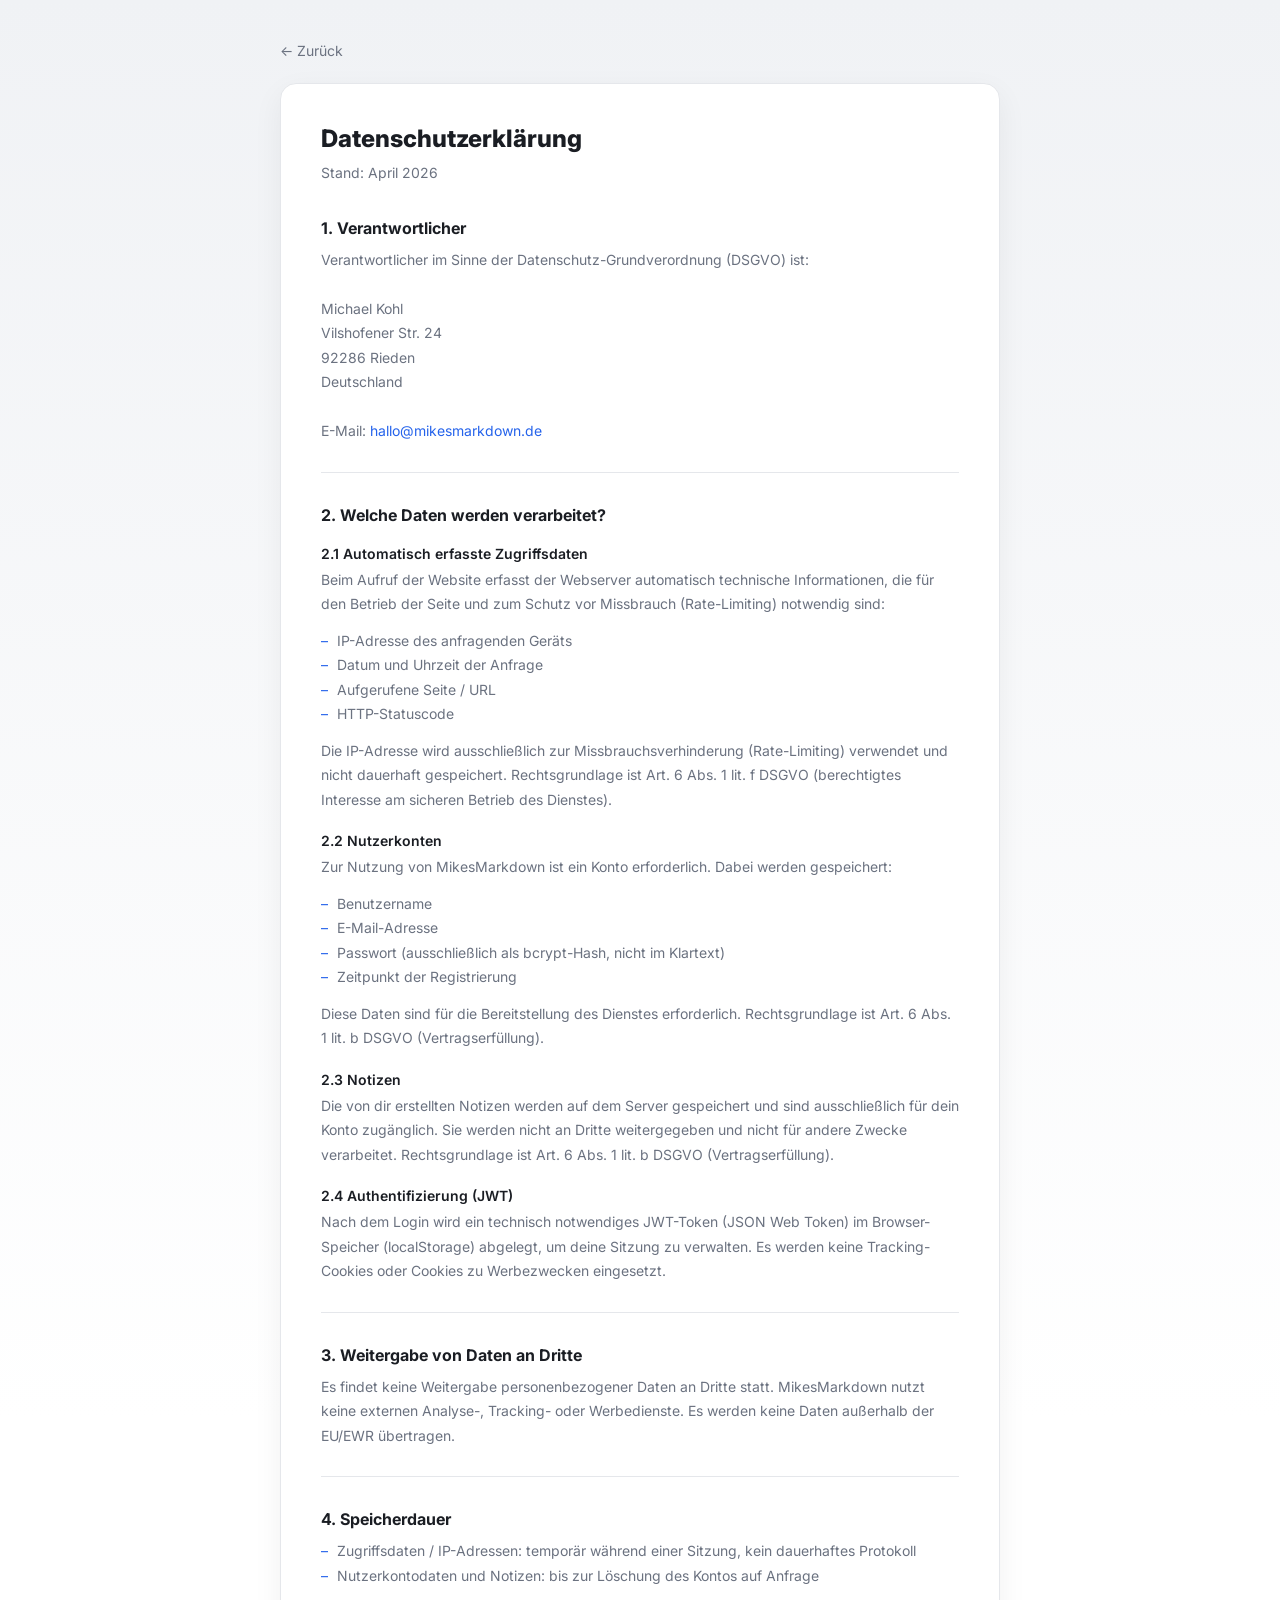
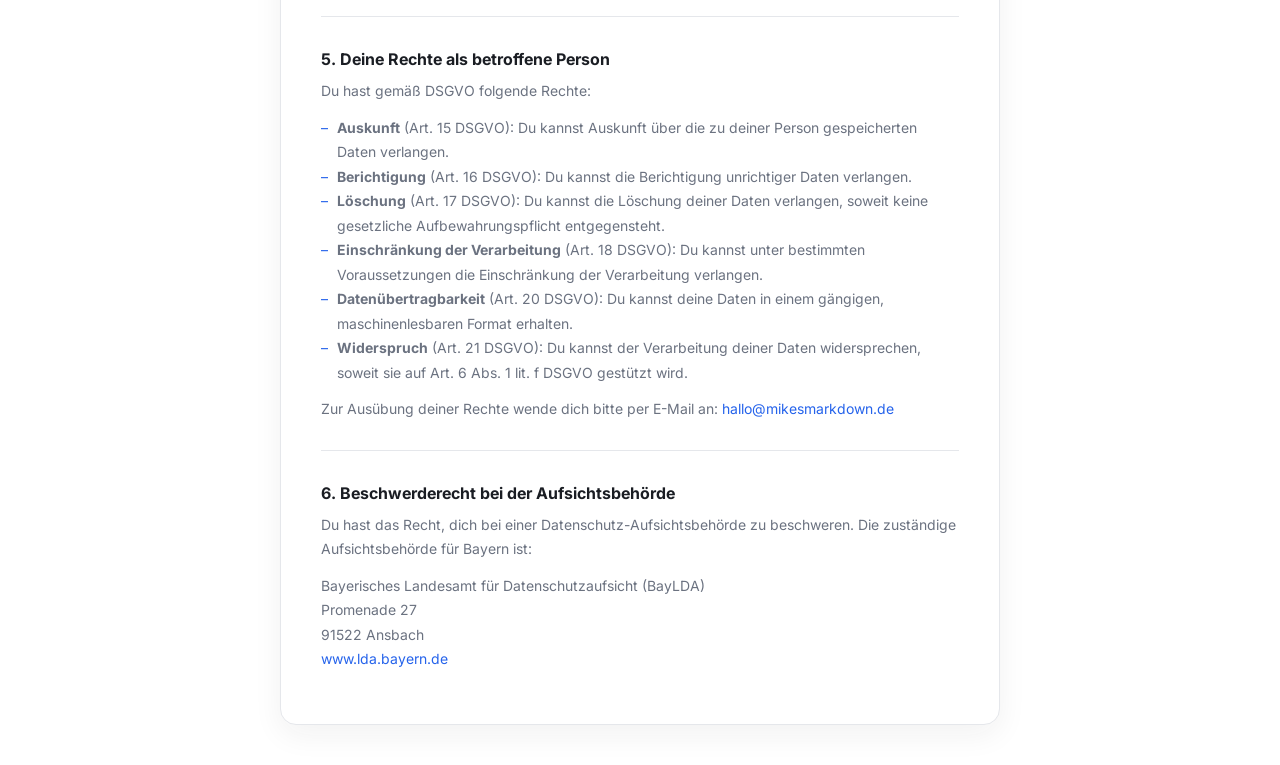
<file: datenschutz.html>
<!DOCTYPE html>
<html lang="de">
<head>
    <meta charset="UTF-8">
    <meta name="viewport" content="width=device-width, initial-scale=1.0">
    <title>Datenschutzerklärung – MikesMarkdown</title>
    <link rel="preconnect" href="https://fonts.googleapis.com">
    <link rel="preconnect" href="https://fonts.gstatic.com" crossorigin>
    <link href="https://fonts.googleapis.com/css2?family=Inter:wght@400;500;600;700&display=swap" rel="stylesheet">
    <style>
        *, *::before, *::after { box-sizing: border-box; margin: 0; padding: 0; }
        body {
            font-family: 'Inter', ui-sans-serif, system-ui, sans-serif;
            color: #1a1d23;
            background: linear-gradient(180deg, #f0f2f5 0%, #ffffff 60%);
            min-height: 100vh;
            display: flex;
            align-items: flex-start;
            justify-content: center;
            padding: 40px 20px;
        }
        .container { max-width: 720px; width: 100%; }
        .back-link {
            display: inline-flex;
            align-items: center;
            gap: 6px;
            color: #6b7280;
            text-decoration: none;
            font-size: 14px;
            margin-bottom: 24px;
            transition: color 0.2s;
        }
        .back-link:hover { color: #1a1d23; }
        .card {
            background: #ffffff;
            border: 1px solid #e5e7eb;
            border-radius: 16px;
            box-shadow: 0 10px 30px rgba(26,29,35,.06);
            padding: 40px;
        }
        h1 { font-size: 24px; font-weight: 800; color: #1a1d23; margin-bottom: 8px; }
        .subtitle { color: #6b7280; font-size: 14px; margin-bottom: 32px; }
        h2 { font-size: 16px; font-weight: 700; color: #1a1d23; margin-top: 32px; margin-bottom: 10px; }
        h3 { font-size: 14px; font-weight: 600; color: #1a1d23; margin-top: 20px; margin-bottom: 6px; }
        p { color: #6b7280; font-size: 14px; line-height: 1.75; margin-bottom: 12px; }
        ul { list-style: none; padding: 0; margin-bottom: 12px; }
        ul li {
            color: #6b7280;
            font-size: 14px;
            line-height: 1.75;
            padding-left: 16px;
            position: relative;
        }
        ul li::before { content: "–"; position: absolute; left: 0; color: #2563eb; }
        a { color: #2563eb; text-decoration: none; }
        a:hover { color: #1d4ed8; }
        .divider { border: none; border-top: 1px solid #e5e7eb; margin: 28px 0; }
        @media (max-width: 480px) {
            .card { padding: 24px; }
            h1 { font-size: 20px; }
        }
    </style>
</head>
<body>
    <div class="container">
        <a href="javascript:history.back()" class="back-link">← Zurück</a>

        <div class="card">
            <h1>Datenschutzerklärung</h1>
            <p class="subtitle">Stand: April 2026</p>

            <h2>1. Verantwortlicher</h2>
            <p>
                Verantwortlicher im Sinne der Datenschutz-Grundverordnung (DSGVO) ist:<br><br>
                Michael Kohl<br>
                Vilshofener Str. 24<br>
                92286 Rieden<br>
                Deutschland<br><br>
                E-Mail: <a href="mailto:hallo@mikesmarkdown.de">hallo@mikesmarkdown.de</a>
            </p>

            <hr class="divider">

            <h2>2. Welche Daten werden verarbeitet?</h2>

            <h3>2.1 Automatisch erfasste Zugriffsdaten</h3>
            <p>
                Beim Aufruf der Website erfasst der Webserver automatisch technische Informationen,
                die für den Betrieb der Seite und zum Schutz vor Missbrauch (Rate-Limiting) notwendig
                sind:
            </p>
            <ul>
                <li>IP-Adresse des anfragenden Geräts</li>
                <li>Datum und Uhrzeit der Anfrage</li>
                <li>Aufgerufene Seite / URL</li>
                <li>HTTP-Statuscode</li>
            </ul>
            <p>
                Die IP-Adresse wird ausschließlich zur Missbrauchsverhinderung (Rate-Limiting)
                verwendet und nicht dauerhaft gespeichert. Rechtsgrundlage ist Art. 6 Abs. 1 lit. f
                DSGVO (berechtigtes Interesse am sicheren Betrieb des Dienstes).
            </p>

            <h3>2.2 Nutzerkonten</h3>
            <p>
                Zur Nutzung von MikesMarkdown ist ein Konto erforderlich. Dabei werden gespeichert:
            </p>
            <ul>
                <li>Benutzername</li>
                <li>E-Mail-Adresse</li>
                <li>Passwort (ausschließlich als bcrypt-Hash, nicht im Klartext)</li>
                <li>Zeitpunkt der Registrierung</li>
            </ul>
            <p>
                Diese Daten sind für die Bereitstellung des Dienstes erforderlich. Rechtsgrundlage
                ist Art. 6 Abs. 1 lit. b DSGVO (Vertragserfüllung).
            </p>

            <h3>2.3 Notizen</h3>
            <p>
                Die von dir erstellten Notizen werden auf dem Server gespeichert und sind
                ausschließlich für dein Konto zugänglich. Sie werden nicht an Dritte weitergegeben
                und nicht für andere Zwecke verarbeitet. Rechtsgrundlage ist Art. 6 Abs. 1 lit. b
                DSGVO (Vertragserfüllung).
            </p>

            <h3>2.4 Authentifizierung (JWT)</h3>
            <p>
                Nach dem Login wird ein technisch notwendiges JWT-Token (JSON Web Token) im
                Browser-Speicher (localStorage) abgelegt, um deine Sitzung zu verwalten. Es werden
                keine Tracking-Cookies oder Cookies zu Werbezwecken eingesetzt.
            </p>

            <hr class="divider">

            <h2>3. Weitergabe von Daten an Dritte</h2>
            <p>
                Es findet keine Weitergabe personenbezogener Daten an Dritte statt. MikesMarkdown
                nutzt keine externen Analyse-, Tracking- oder Werbedienste. Es werden keine Daten
                außerhalb der EU/EWR übertragen.
            </p>

            <hr class="divider">

            <h2>4. Speicherdauer</h2>
            <ul>
                <li>Zugriffsdaten / IP-Adressen: temporär während einer Sitzung, kein dauerhaftes Protokoll</li>
                <li>Nutzerkontodaten und Notizen: bis zur Löschung des Kontos auf Anfrage</li>
            </ul>

            <hr class="divider">

            <h2>5. Deine Rechte als betroffene Person</h2>
            <p>Du hast gemäß DSGVO folgende Rechte:</p>
            <ul>
                <li><strong>Auskunft</strong> (Art. 15 DSGVO): Du kannst Auskunft über die zu deiner Person gespeicherten Daten verlangen.</li>
                <li><strong>Berichtigung</strong> (Art. 16 DSGVO): Du kannst die Berichtigung unrichtiger Daten verlangen.</li>
                <li><strong>Löschung</strong> (Art. 17 DSGVO): Du kannst die Löschung deiner Daten verlangen, soweit keine gesetzliche Aufbewahrungspflicht entgegensteht.</li>
                <li><strong>Einschränkung der Verarbeitung</strong> (Art. 18 DSGVO): Du kannst unter bestimmten Voraussetzungen die Einschränkung der Verarbeitung verlangen.</li>
                <li><strong>Datenübertragbarkeit</strong> (Art. 20 DSGVO): Du kannst deine Daten in einem gängigen, maschinenlesbaren Format erhalten.</li>
                <li><strong>Widerspruch</strong> (Art. 21 DSGVO): Du kannst der Verarbeitung deiner Daten widersprechen, soweit sie auf Art. 6 Abs. 1 lit. f DSGVO gestützt wird.</li>
            </ul>
            <p>
                Zur Ausübung deiner Rechte wende dich bitte per E-Mail an:
                <a href="mailto:hallo@mikesmarkdown.de">hallo@mikesmarkdown.de</a>
            </p>

            <hr class="divider">

            <h2>6. Beschwerderecht bei der Aufsichtsbehörde</h2>
            <p>
                Du hast das Recht, dich bei einer Datenschutz-Aufsichtsbehörde zu beschweren.
                Die zuständige Aufsichtsbehörde für Bayern ist:
            </p>
            <p>
                Bayerisches Landesamt für Datenschutzaufsicht (BayLDA)<br>
                Promenade 27<br>
                91522 Ansbach<br>
                <a href="https://www.lda.bayern.de" target="_blank" rel="noopener noreferrer">www.lda.bayern.de</a>
            </p>
        </div>
    </div>
</body>
</html>
</file>
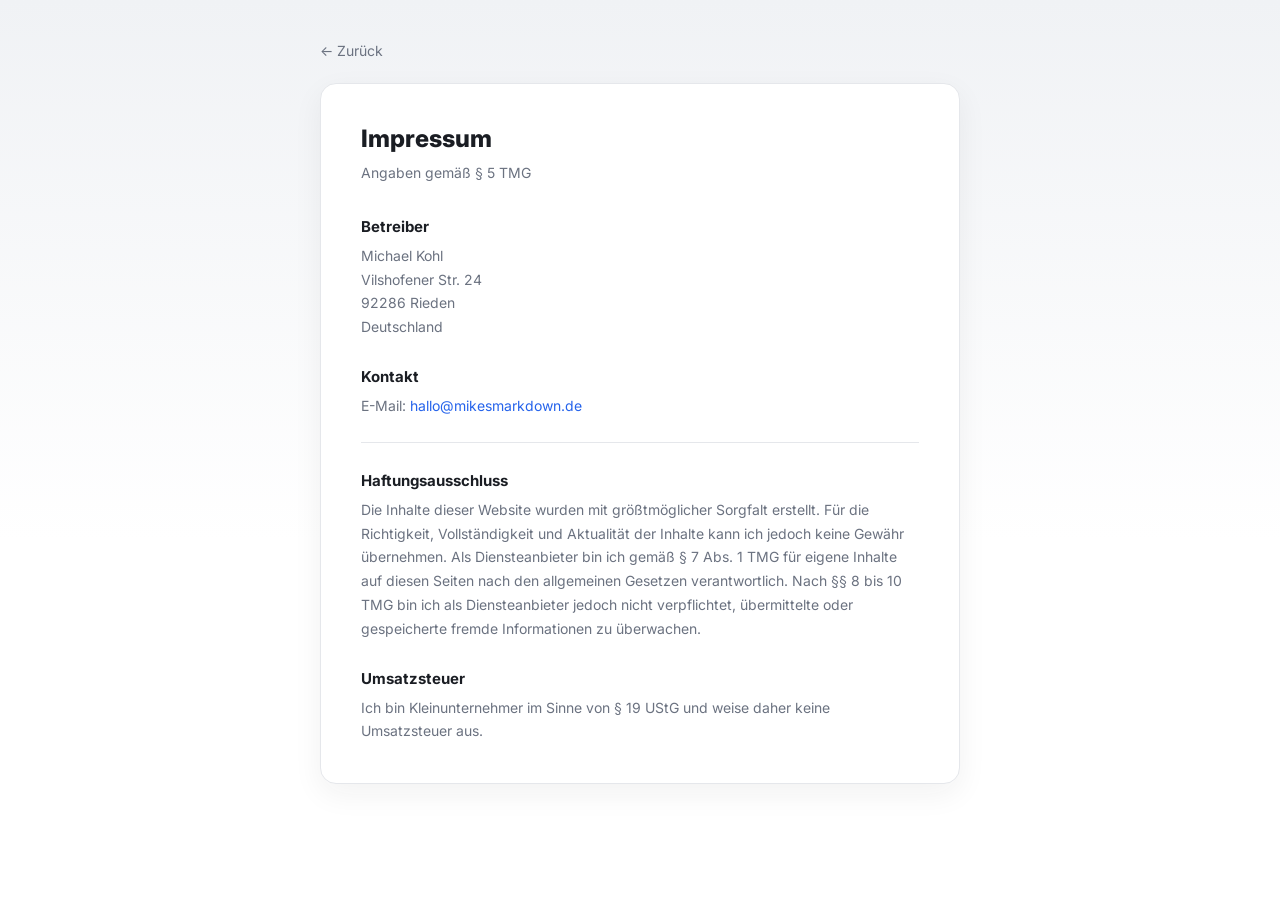
<file: impressum.html>
<!DOCTYPE html>
<html lang="de">
<head>
    <meta charset="UTF-8">
    <meta name="viewport" content="width=device-width, initial-scale=1.0">
    <title>Impressum – MikesMarkdown</title>
    <link rel="preconnect" href="https://fonts.googleapis.com">
    <link rel="preconnect" href="https://fonts.gstatic.com" crossorigin>
    <link href="https://fonts.googleapis.com/css2?family=Inter:wght@400;500;600;700&display=swap" rel="stylesheet">
    <style>
        *, *::before, *::after { box-sizing: border-box; margin: 0; padding: 0; }
        body {
            font-family: 'Inter', ui-sans-serif, system-ui, sans-serif;
            color: #1a1d23;
            background: linear-gradient(180deg, #f0f2f5 0%, #ffffff 60%);
            min-height: 100vh;
            display: flex;
            align-items: flex-start;
            justify-content: center;
            padding: 40px 20px;
        }
        .container { max-width: 640px; width: 100%; }
        .back-link {
            display: inline-flex;
            align-items: center;
            gap: 6px;
            color: #6b7280;
            text-decoration: none;
            font-size: 14px;
            margin-bottom: 24px;
            transition: color 0.2s;
        }
        .back-link:hover { color: #1a1d23; }
        .card {
            background: #ffffff;
            border: 1px solid #e5e7eb;
            border-radius: 16px;
            box-shadow: 0 10px 30px rgba(26,29,35,.06);
            padding: 40px;
        }
        h1 { font-size: 24px; font-weight: 800; color: #1a1d23; margin-bottom: 8px; }
        .subtitle { color: #6b7280; font-size: 14px; margin-bottom: 32px; }
        h2 { font-size: 15px; font-weight: 700; color: #1a1d23; margin-top: 28px; margin-bottom: 8px; }
        p { color: #6b7280; font-size: 14px; line-height: 1.7; }
        a { color: #2563eb; text-decoration: none; }
        a:hover { color: #1d4ed8; }
        .divider { border: none; border-top: 1px solid #e5e7eb; margin: 24px 0; }
        @media (max-width: 480px) {
            .card { padding: 24px; }
            h1 { font-size: 20px; }
        }
    </style>
</head>
<body>
    <div class="container">
        <a href="javascript:history.back()" class="back-link">← Zurück</a>

        <div class="card">
            <h1>Impressum</h1>
            <p class="subtitle">Angaben gemäß § 5 TMG</p>

            <h2>Betreiber</h2>
            <p>
                Michael Kohl<br>
                Vilshofener Str. 24<br>
                92286 Rieden<br>
                Deutschland
            </p>

            <h2>Kontakt</h2>
            <p>E-Mail: <a href="mailto:hallo@mikesmarkdown.de">hallo@mikesmarkdown.de</a></p>

            <hr class="divider">

            <h2>Haftungsausschluss</h2>
            <p>
                Die Inhalte dieser Website wurden mit größtmöglicher Sorgfalt erstellt. Für die
                Richtigkeit, Vollständigkeit und Aktualität der Inhalte kann ich jedoch keine Gewähr
                übernehmen. Als Diensteanbieter bin ich gemäß § 7 Abs. 1 TMG für eigene Inhalte auf
                diesen Seiten nach den allgemeinen Gesetzen verantwortlich. Nach §§ 8 bis 10 TMG bin
                ich als Diensteanbieter jedoch nicht verpflichtet, übermittelte oder gespeicherte
                fremde Informationen zu überwachen.
            </p>

            <h2>Umsatzsteuer</h2>
            <p>
                Ich bin Kleinunternehmer im Sinne von § 19 UStG und weise daher keine
                Umsatzsteuer aus.
            </p>
        </div>
    </div>
</body>
</html>
</file>
